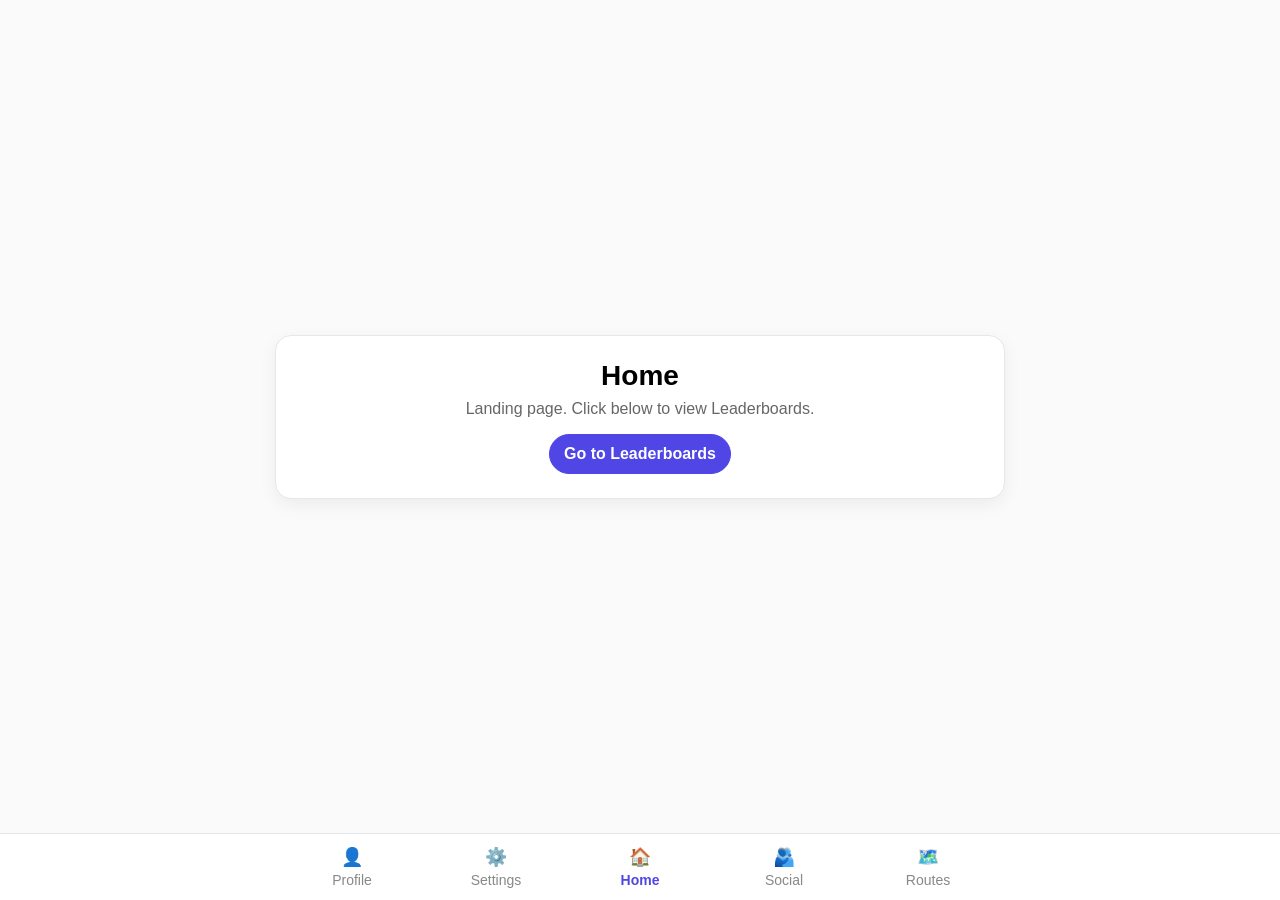
<file: DataDuel/index.html>
<!-- ======================= index.html (HOME) ======================= -->
<!DOCTYPE html>
<html lang="en">
<head>
  <meta charset="UTF-8" />
  <meta name="viewport" content="width=device-width, initial-scale=1" />
  <title>Home – DataDuels</title>
  <link rel="stylesheet" href="styles.css" />
</head>
<body>
  <main class="page">
    <section class="card">
      <h1>Home</h1>
      <p>Landing page. Click below to view Leaderboards.</p>
      <a class="btn primary" href="leaderboards.html">Go to Leaderboards</a>
    </section>
  </main>

  <!-- Bottom tabs: Profile, Settings, Home, Social, Routes -->
  <nav class="tabs" aria-label="Primary navigation">
    <div class="row">
      <a href="profile.html" aria-label="Profile"><div class="icon">👤</div><div>Profile</div></a>
      <a href="settings.html" aria-label="Settings"><div class="icon">⚙️</div><div>Settings</div></a>
      <a href="index.html" aria-label="Home" class="active"><div class="icon">🏠</div><div>Home</div></a>
      <a href="social.html" aria-label="Social"><div class="icon">🫂</div><div>Social</div></a>
      <a href="routes.html" aria-label="Routes"><div class="icon">🗺️</div><div>Routes</div></a>
    </div>
  </nav>

  <script src="script.js"></script>
</body>
</html>
</file>
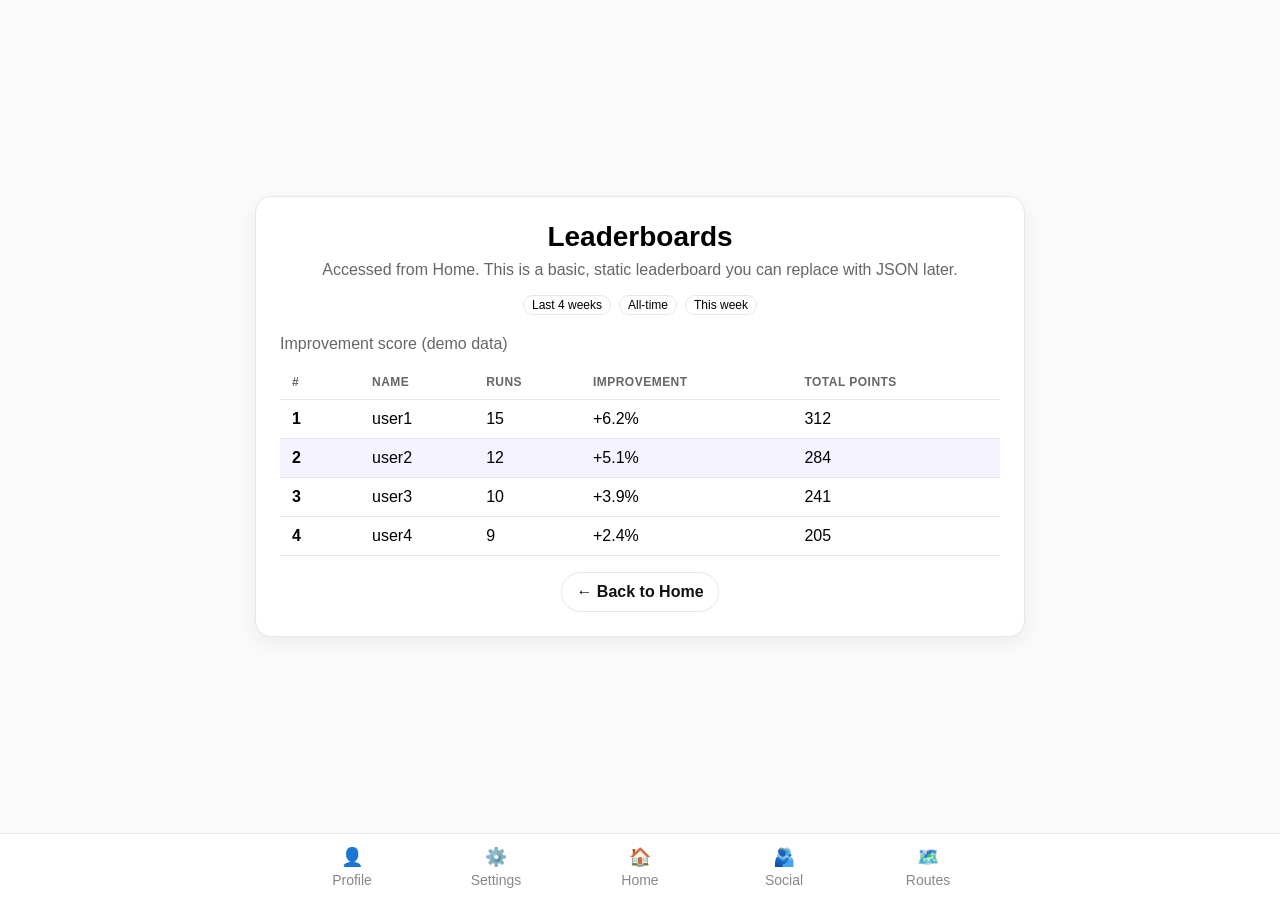
<file: DataDuel/leaderboards.html>
<!-- ======================= leaderboards.html ======================= -->
<!DOCTYPE html>
<html lang="en">
<head>
  <meta charset="UTF-8" />
  <meta name="viewport" content="width=device-width, initial-scale=1" />
  <title>Leaderboards – DataDuels</title>
  <link rel="stylesheet" href="styles.css" />
  <style>
    .lb { width: min(720px, 92%); margin: 0 auto; }
    .toolbar { display:flex; gap:8px; justify-content:center; margin-bottom:12px; }
    .lb-table { width: 100%; border-collapse: collapse; }
    .lb-table th, .lb-table td { padding: 10px 12px; border-bottom: 1px solid #e5e7eb; text-align: left; }
    .lb-table th { font-size: 12px; text-transform: uppercase; letter-spacing: .04em; color:#666; }
    .pos { width: 56px; text-align:center; font-weight:700; }
    .you { background: #f5f3ff; }
    .pill { display:inline-block; padding:2px 8px; border-radius:999px; border:1px solid #e5e7eb; font-size:12px; }
  </style>
</head>
<body>
  <main class="page">
    <section class="card lb" aria-label="Leaderboards">
      <h1>Leaderboards</h1>
      <p>Accessed from Home. This is a basic, static leaderboard you can replace with JSON later.</p>

      <div class="toolbar" role="group" aria-label="Leaderboard filters">
        <span class="pill" aria-current="true">Last 4 weeks</span>
        <span class="pill">All-time</span>
        <span class="pill">This week</span>
      </div>

      <table class="lb-table" aria-describedby="lb-caption">
        <caption id="lb-caption" style="text-align:left; color:#666; margin:8px 0 12px 0;">Improvement score (demo data)</caption>
        <thead>
          <tr>
            <th class="pos">#</th>
            <th>Name</th>
            <th>Runs</th>
            <th>Improvement</th>
            <th>Total Points</th>
          </tr>
        </thead>
        <tbody>
          <tr>
            <td class="pos">1</td>
            <td>user1</td>
            <td>15</td>
            <td>+6.2%</td>
            <td>312</td>
          </tr>
          <tr class="you">
            <td class="pos">2</td>
            <td>user2</td>
            <td>12</td>
            <td>+5.1%</td>
            <td>284</td>
          </tr>
          <tr>
            <td class="pos">3</td>
            <td>user3</td>
            <td>10</td>
            <td>+3.9%</td>
            <td>241</td>
          </tr>
          <tr>
            <td class="pos">4</td>
            <td>user4</td>
            <td>9</td>
            <td>+2.4%</td>
            <td>205</td>
          </tr>
        </tbody>
      </table>

      <div style="margin-top:16px;">
        <a class="btn" href="index.html">← Back to Home</a>
      </div>
    </section>
  </main>

  <!-- Bottom tabs shown for consistency, but Leaderboards is NOT a tab -->
  <nav class="tabs" aria-label="Primary navigation">
    <div class="row">
      <a href="profile.html" aria-label="Profile"><div class="icon">👤</div><div>Profile</div></a>
      <a href="settings.html" aria-label="Settings"><div class="icon">⚙️</div><div>Settings</div></a>
      <a href="index.html" aria-label="Home"><div class="icon">🏠</div><div>Home</div></a>
      <a href="social.html" aria-label="Social"><div class="icon">🫂</div><div>Social</div></a>
      <a href="routes.html" aria-label="Routes"><div class="icon">🗺️</div><div>Routes</div></a>
    </div>
  </nav>

  <script src="script.js"></script>
</body>
</html>
</file>
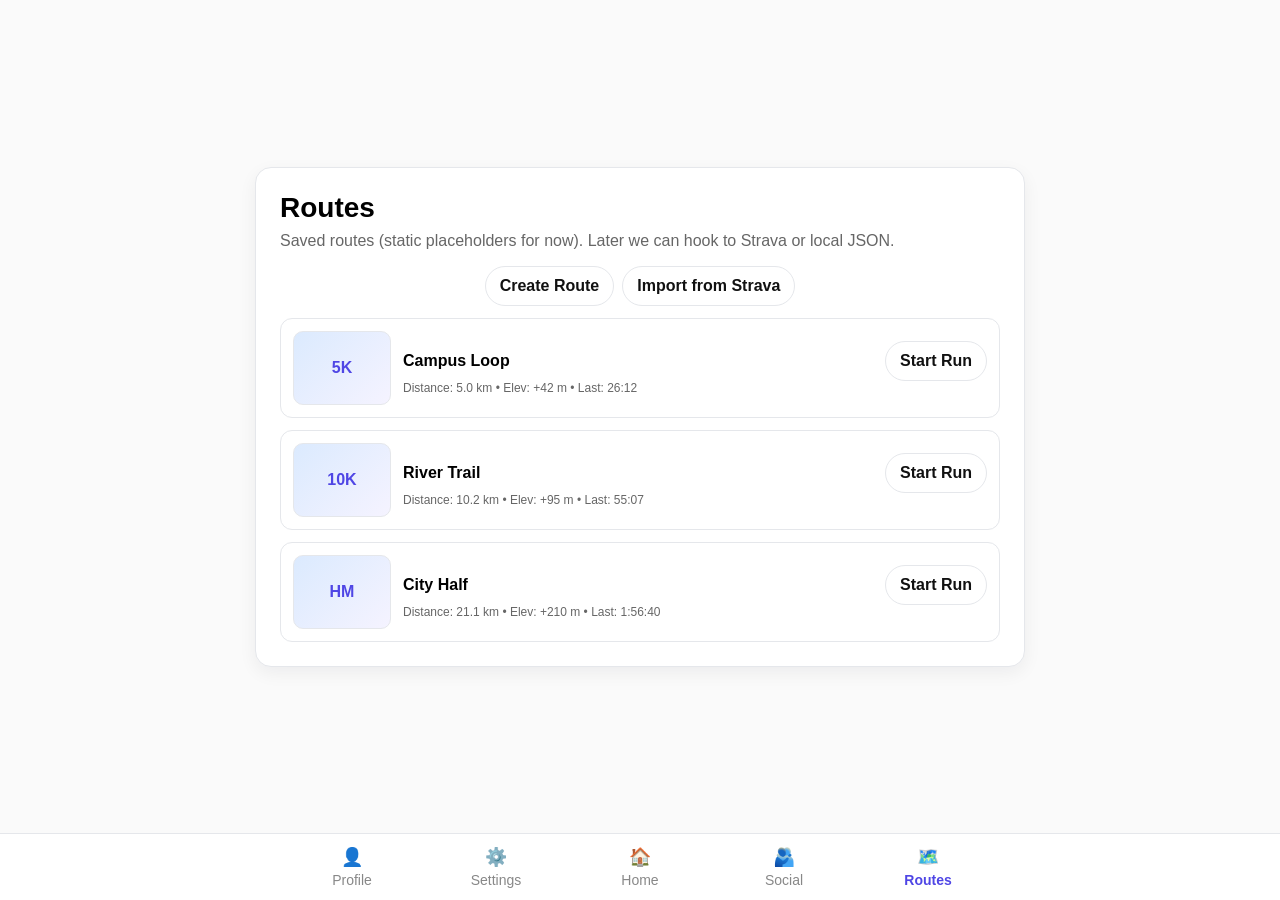
<file: DataDuel/routes.html>
<!-- ======================= routes.html ======================= -->
<!DOCTYPE html>
<html lang="en">
<head>
  <meta charset="UTF-8" />
  <meta name="viewport" content="width=device-width, initial-scale=1" />
  <title>Routes – DataDuels</title>
  <link rel="stylesheet" href="styles.css" />
  <style>
    .routes { width: min(720px, 92%); margin: 0 auto; text-align:left; }
    .toolbar { display:flex; gap:8px; justify-content:center; margin-bottom:12px; }
    .route { display:flex; gap:12px; align-items:center; padding:12px; border:1px solid #e5e7eb; border-radius:12px; background:#fff; }
    .route + .route { margin-top:12px; }
    .thumb { width:96px; height:72px; border-radius:10px; border:1px solid #e5e7eb; background: linear-gradient(135deg, #dbeafe, #f5f3ff); display:grid; place-items:center; color:#4f46e5; font-weight:700; }
    .meta { color:#666; font-size:12px; }
    .spaced { display:flex; justify-content:space-between; align-items:center; gap:12px; }
  </style>
</head>
<body>
  <main class="page">
    <section class="card routes" aria-label="Routes">
      <h1>Routes</h1>
      <p>Saved routes (static placeholders for now). Later we can hook to Strava or local JSON.</p>

      <div class="toolbar">
        <a class="btn" href="#" aria-disabled="true" onclick="return false;">Create Route</a>
        <a class="btn" href="#" aria-disabled="true" onclick="return false;">Import from Strava</a>
      </div>

      <div class="route">
        <div class="thumb">5K</div>
        <div style="flex:1;">
          <div class="spaced">
            <div style="font-weight:700;">Campus Loop</div>
            <a class="btn" href="#" aria-disabled="true" onclick="return false;">Start Run</a>
          </div>
          <div class="meta">Distance: 5.0 km • Elev: +42 m • Last: 26:12</div>
        </div>
      </div>

      <div class="route">
        <div class="thumb">10K</div>
        <div style="flex:1;">
          <div class="spaced">
            <div style="font-weight:700;">River Trail</div>
            <a class="btn" href="#" aria-disabled="true" onclick="return false;">Start Run</a>
          </div>
          <div class="meta">Distance: 10.2 km • Elev: +95 m • Last: 55:07</div>
        </div>
      </div>

      <div class="route">
        <div class="thumb">HM</div>
        <div style="flex:1;">
          <div class="spaced">
            <div style="font-weight:700;">City Half</div>
            <a class="btn" href="#" aria-disabled="true" onclick="return false;">Start Run</a>
          </div>
          <div class="meta">Distance: 21.1 km • Elev: +210 m • Last: 1:56:40</div>
        </div>
      </div>

    </section>
  </main>

  <!-- Bottom tabs: Profile, Settings, Home, Social, Routes -->
  <nav class="tabs" aria-label="Primary navigation">
    <div class="row">
      <a href="profile.html" aria-label="Profile"><div class="icon">👤</div><div>Profile</div></a>
      <a href="settings.html" aria-label="Settings"><div class="icon">⚙️</div><div>Settings</div></a>
      <a href="index.html" aria-label="Home"><div class="icon">🏠</div><div>Home</div></a>
      <a href="social.html" aria-label="Social"><div class="icon">🫂</div><div>Social</div></a>
      <a href="routes.html" aria-label="Routes" class="active"><div class="icon">🗺️</div><div>Routes</div></a>
    </div>
  </nav>

  <script src="script.js"></script>
</body>
</html>
</file>
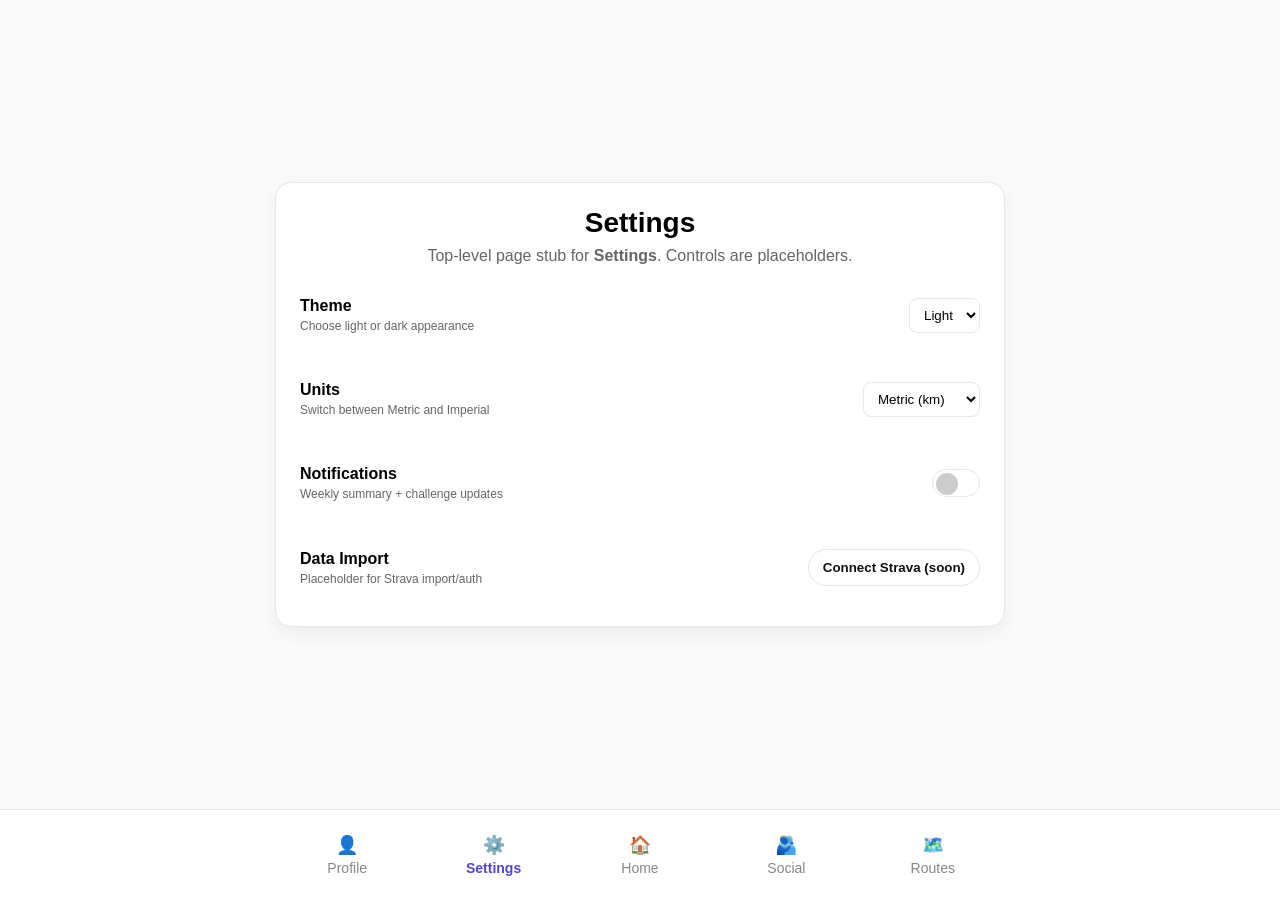
<file: DataDuel/settings.html>
<!-- ======================= settings.html ======================= -->
<!DOCTYPE html>
<html lang="en">
<head>
  <meta charset="UTF-8" />
  <meta name="viewport" content="width=device-width, initial-scale=1" />
  <title>Settings – DataDuels</title>
  <link rel="stylesheet" href="styles.css" />
  <style>
    .settings { text-align:left; display:grid; gap:16px; }
    .row { display:flex; align-items:center; justify-content:space-between; gap:12px; padding:12px 0; border-bottom:1px solid #e5e7eb; }
    .row:last-child { border-bottom:none; }
    .row label { font-weight:600; }
    .hint { color:#666; font-size:12px; margin-top:4px; }
    .group { padding:4px 0; }
    .switch { width:48px; height:28px; border-radius:999px; border:1px solid #e5e7eb; position:relative; background:#fff; cursor:pointer; }
    .switch::after { content:""; position:absolute; top:3px; left:3px; width:22px; height:22px; border-radius:50%; background:#ccc; transition:transform .2s ease; }
    .switch[aria-checked="true"] { background:#4f46e5; border-color:#4f46e5; }
    .switch[aria-checked="true"]::after { background:#fff; transform:translateX(20px); }
    .inline { display:flex; align-items:center; gap:8px; }
    select, button { padding:8px 10px; border:1px solid #e5e7eb; border-radius:8px; background:#fff; }
  </style>
</head>
<body>
  <main class="page">
    <section class="card" aria-label="Settings">
      <h1>Settings</h1>
      <p>Top-level page stub for <strong>Settings</strong>. Controls are placeholders.</p>

      <div class="settings" role="form" aria-label="Settings form">
        <div class="group">
          <div class="row">
            <div>
              <label for="theme">Theme</label>
              <div class="hint">Choose light or dark appearance</div>
            </div>
            <div class="inline">
              <select id="theme" name="theme">
                <option value="light" selected>Light</option>
                <option value="dark">Dark</option>
              </select>
            </div>
          </div>
        </div>

        <div class="group">
          <div class="row">
            <div>
              <label for="units">Units</label>
              <div class="hint">Switch between Metric and Imperial</div>
            </div>
            <div class="inline">
              <select id="units" name="units">
                <option value="metric" selected>Metric (km)</option>
                <option value="imperial">Imperial (mi)</option>
              </select>
            </div>
          </div>
        </div>

        <div class="group">
          <div class="row">
            <div>
              <label>Notifications</label>
              <div class="hint">Weekly summary + challenge updates</div>
            </div>
            <button id="notif" class="switch" role="switch" aria-checked="false" aria-label="Toggle notifications"></button>
          </div>
        </div>

        <div class="group">
          <div class="row">
            <div>
              <label>Data Import</label>
              <div class="hint">Placeholder for Strava import/auth</div>
            </div>
            <button class="btn" disabled aria-disabled="true">Connect Strava (soon)</button>
          </div>
        </div>
      </div>
    </section>
  </main>

  <!-- Bottom tabs: Profile, Settings, Home, Social, Routes -->
  <nav class="tabs" aria-label="Primary navigation">
    <div class="row">
      <a href="profile.html" aria-label="Profile"><div class="icon">👤</div><div>Profile</div></a>
      <a href="settings.html" aria-label="Settings" class="active"><div class="icon">⚙️</div><div>Settings</div></a>
      <a href="index.html" aria-label="Home"><div class="icon">🏠</div><div>Home</div></a>
      <a href="social.html" aria-label="Social"><div class="icon">🫂</div><div>Social</div></a>
      <a href="routes.html" aria-label="Routes"><div class="icon">🗺️</div><div>Routes</div></a>
    </div>
  </nav>

  <script src="script.js"></script>
  <script>
    // Tiny demo behavior for the fake switch.
    const sw = document.getElementById('notif');
    sw?.addEventListener('click', () => {
      const on = sw.getAttribute('aria-checked') === 'true';
      sw.setAttribute('aria-checked', String(!on));
    });
  </script>
</body>
</html>
</file>
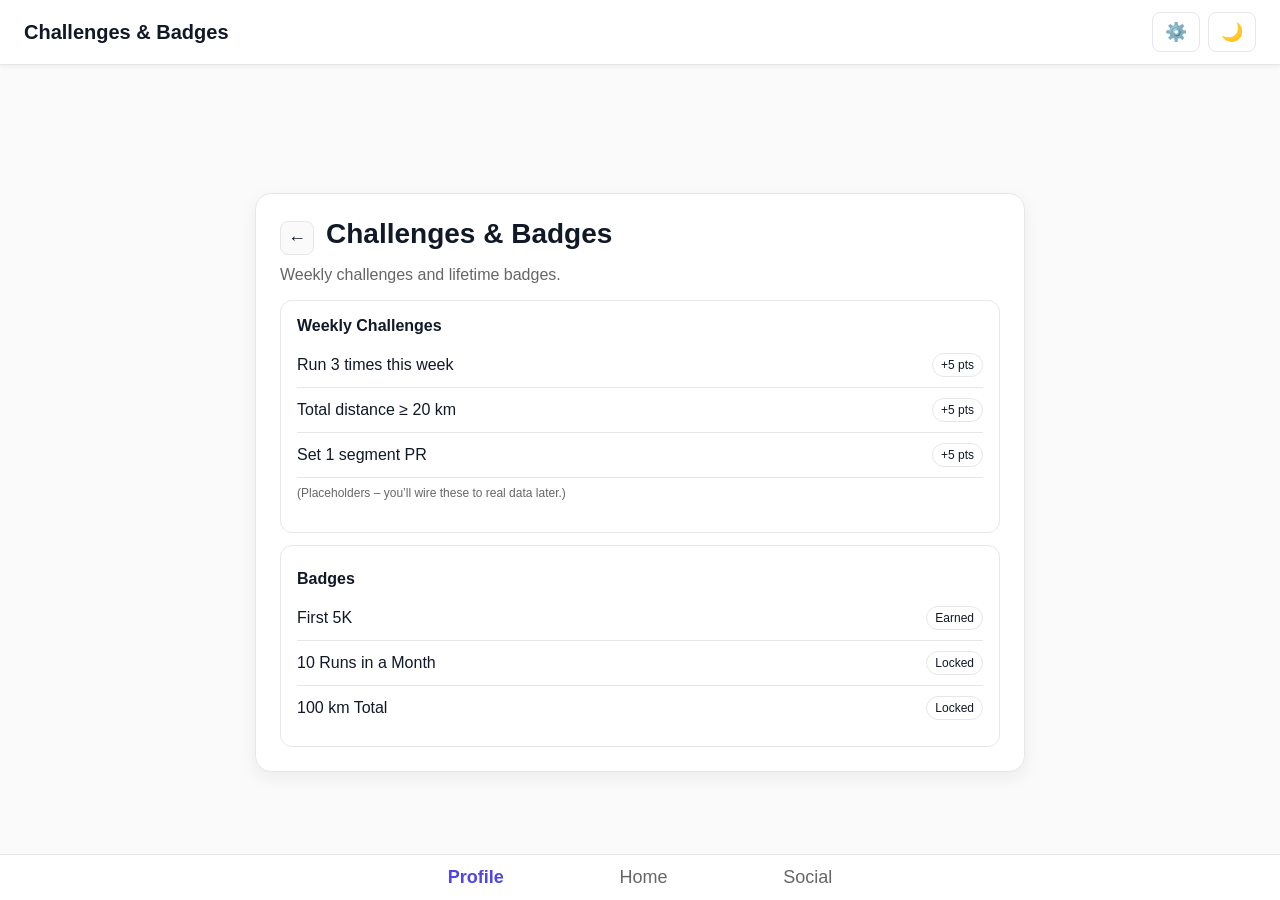
<file: DataDuel/frontend/profile-challenges.html>
<!-- ======================= profile-challenges.html ======================= -->
<!DOCTYPE html>
<html lang="en">
<head>
  <meta charset="UTF-8" />
  <meta name="viewport" content="width=device-width, initial-scale=1" />
  <title>Challenges & Badges – DataDuels</title>
  <link rel="stylesheet" href="styles.css" />
  <style>
  .wrap {
    width: min(720px, 92%);
    margin: 0 auto;
    text-align: left;
  }

  /* use theme colors instead of hard-coded #fff / #e5e7eb */
  .section {
    background: var(--panel);
    border: 1px solid var(--border);
    border-radius: 12px;
    padding: 16px;
  }

  .section + .section { margin-top: 12px; }

  .item {
    display: flex;
    justify-content: space-between;
    align-items: center;
    gap: 12px;
    padding: 10px 0;
    border-bottom: 1px solid var(--border);
  }

  .item:last-child { border-bottom: none; }

  .badge {
    display: inline-block;
    padding: 4px 8px;
    border-radius: 999px;
    border: 1px solid var(--border);
    font-size: 12px;
    background: transparent;
    color: var(--ink);
  }
  </style>
</head>
<body>
  <main class="page">
    <section class="card wrap" aria-label="Challenges and Badges">
      <div class="page-title-with-back">
        <a href="profile.html" class="back-button" aria-label="Back to Profile">
          <span style="font-size: 18px;">←</span>
        </a>
        <h1>Challenges & Badges</h1>
      </div>
      <p>Weekly challenges and lifetime badges.</p>

      <div class="section" aria-label="Weekly Challenges">
        <h2 style="font-size:16px; margin:0 0 8px;">Weekly Challenges</h2>
        <div class="item"><div>Run 3 times this week</div><div class="badge">+5 pts</div></div>
        <div class="item"><div>Total distance ≥ 20 km</div><div class="badge">+5 pts</div></div>
        <div class="item"><div>Set 1 segment PR</div><div class="badge">+5 pts</div></div>
        <p style="color:#666; font-size:12px; margin-top:8px;">(Placeholders – you’ll wire these to real data later.)</p>
      </div>

      <div class="section" aria-label="Badges">
        <h2 style="font-size:16px; margin:8px 0;">Badges</h2>
        <div class="item"><div>First 5K</div><div class="badge">Earned</div></div>
        <div class="item"><div>10 Runs in a Month</div><div class="badge">Locked</div></div>
        <div class="item"><div>100 km Total</div><div class="badge">Locked</div></div>
      </div>

    </section>
  </main>

  <nav class="tabs" aria-label="Primary navigation">
    <div class="row">
      <a href="profile.html" aria-label="Profile" class="active"><div class="icon">Profile</div></a>
      <a href="index.html" aria-label="Home"><div class="icon">Home</div></a>
      <a href="social.html" aria-label="Social"><div class="icon">Social</div></a>
    </div>
  </nav>

  <script src="script.js"></script>
</body>
</html>
</file>
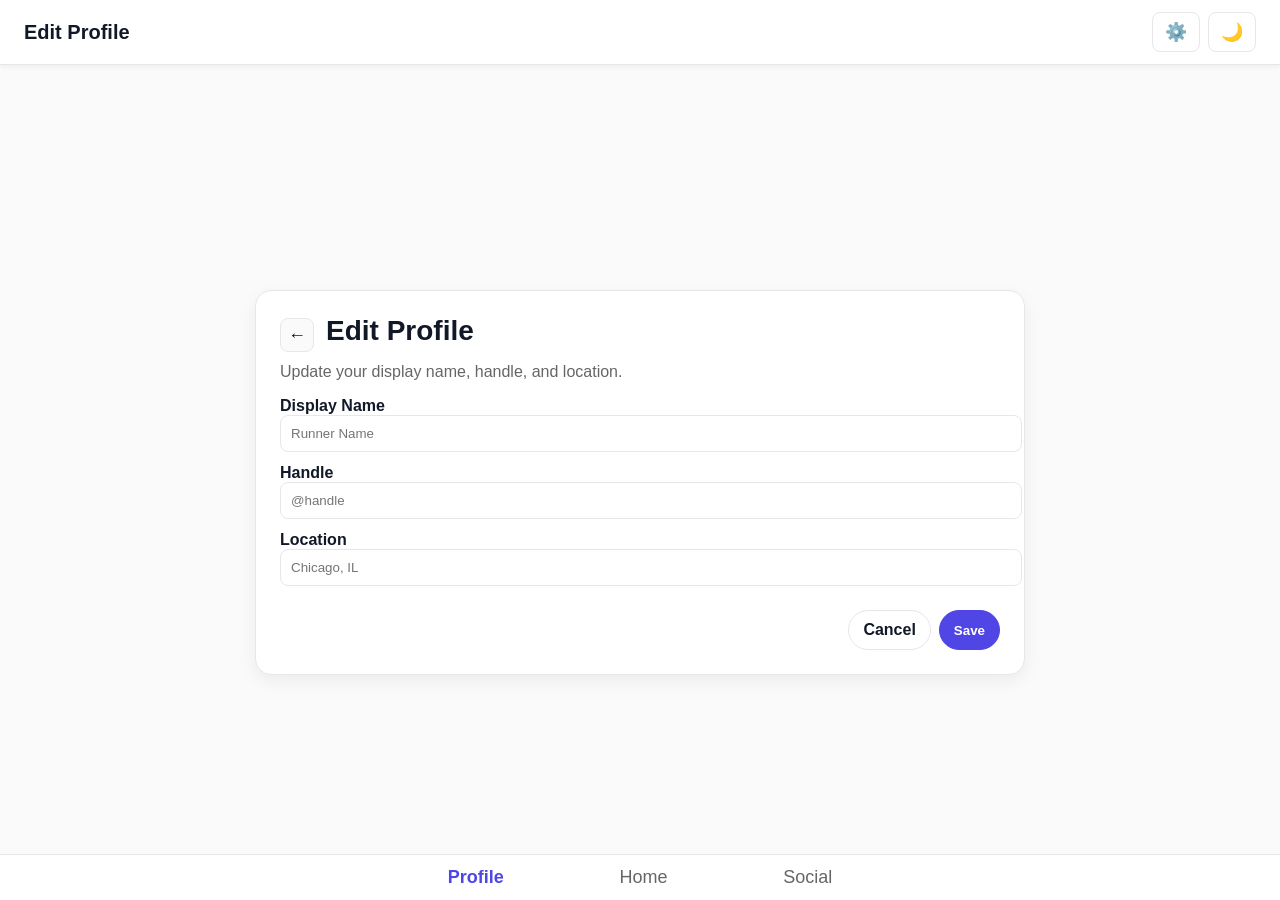
<file: DataDuel/frontend/profile-edit.html>
<!-- ======================= profile-edit.html ======================= -->
<!DOCTYPE html>
<html lang="en">
<head>
  <meta charset="UTF-8" />
  <meta name="viewport" content="width=device-width, initial-scale=1" />
  <title>Edit Profile – DataDuels</title>
  <link rel="stylesheet" href="styles.css" />
  <style>
    .wrap { width: min(720px, 92%); margin: 0 auto; text-align:left; }
    form { display:grid; gap:12px; margin-top:12px; }
    label { font-weight:600; }
    input, textarea, select {
      width:100%;
      padding:10px;
      border:1px solid #e5e7eb;
      border-radius:8px;
    }
    .actions { display:flex; gap:8px; justify-content:flex-end; margin-top:12px; }
  </style>
</head>
<body>
  <main class="page">
    <section class="card wrap" aria-label="Edit Profile">
      <div class="page-title-with-back">
        <a href="profile.html" class="back-button" aria-label="Back to Profile">
          <span style="font-size: 18px;">←</span>
        </a>
        <h1>Edit Profile</h1>
      </div>
      <p>Update your display name, handle, and location.</p>

      <form id="editProfileForm">
        <div>
          <label for="name">Display Name</label>
          <input type="text" id="name" name="name" placeholder="Runner Name" required />
        </div>

        <div>
          <label for="handle">Handle</label>
          <input type="text" id="handle" name="handle" placeholder="@handle" required />
        </div>

        <div>
          <label for="location">Location</label>
          <input type="text" id="location" name="location" placeholder="Chicago, IL" />
        </div>

        <div class="actions">
          <a class="btn" href="profile.html">Cancel</a>
          <button type="submit" class="btn primary">Save</button>
        </div>
      </form>
    </section>
  </main>

  <nav class="tabs" aria-label="Primary navigation">
    <div class="row">
      <a href="profile.html" aria-label="Profile" class="active"><div class="icon">Profile</div></a>
      <a href="index.html" aria-label="Home"><div class="icon">Home</div></a>
      <a href="social.html" aria-label="Social"><div class="icon">Social</div></a>
    </div>
  </nav>

  <script src="script.js"></script>
  <script>
    // Placeholder: In the future, you’ll load and save data from backend or localStorage
    const form = document.getElementById('editProfileForm');
    form.addEventListener('submit', (e) => {
      e.preventDefault();
      alert('Profile saved! (Demo only)');
      window.location.href = 'profile.html';
    });
  </script>
</body>
</html>
</file>
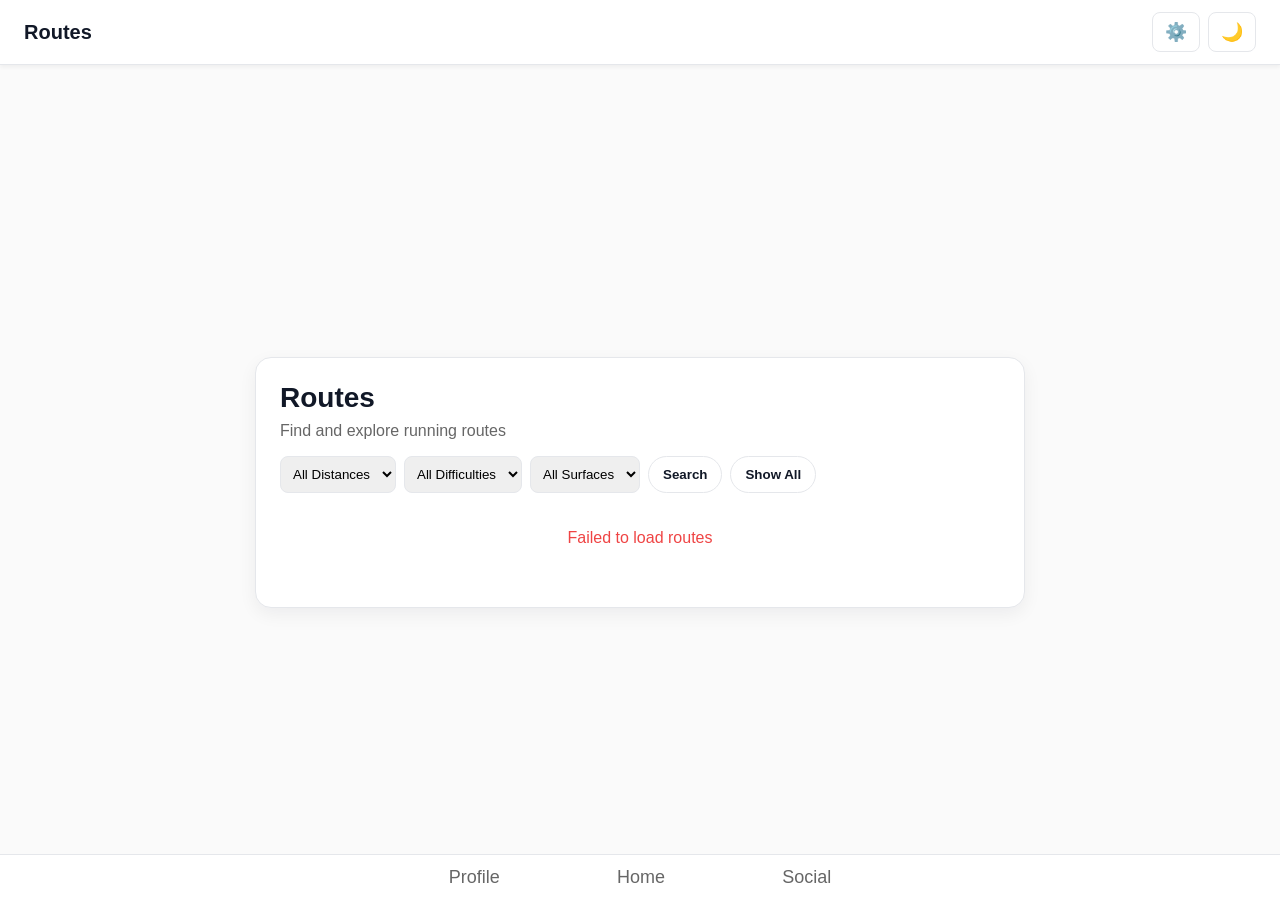
<file: DataDuel/frontend/routes.html>
<!-- ======================= routes.html ======================= -->
<!DOCTYPE html>
<html lang="en">
<head>
  <meta charset="UTF-8" />
  <meta name="viewport" content="width=device-width, initial-scale=1" />
  <title>Routes – DataDuels</title>
  <link rel="stylesheet" href="styles.css" />
  <style>
    .routes { width: min(720px, 92%); margin: 0 auto; text-align:left; }
    .toolbar { display:flex; gap:8px; justify-content:center; margin-bottom:16px; flex-wrap:wrap; }
    .filters { display:flex; gap:8px; margin-bottom:16px; flex-wrap:wrap; }
    .filters select, .filters input { padding:8px; border:1px solid #e5e7eb; border-radius:8px; }
    .route { display:flex; gap:12px; align-items:center; padding:12px; border:1px solid #e5e7eb; border-radius:12px; background:#fff; }
    .route + .route { margin-top:12px; }
    .thumb { width:96px; height:72px; border-radius:10px; border:1px solid #e5e7eb; background: linear-gradient(135deg, #dbeafe, #f5f3ff); display:grid; place-items:center; color:#4f46e5; font-weight:700; font-size:14px; }
    .meta { color:#666; font-size:12px; }
    .spaced { display:flex; justify-content:space-between; align-items:center; gap:12px; }
    .route-name { font-weight:700; }
    .difficulty-easy { color:#10b981; }
    .difficulty-moderate { color:#f59e0b; }
    .difficulty-hard { color:#ef4444; }
  </style>
</head>
<body>
  <main class="page">
    <section class="card routes" aria-label="Routes">
      <h1>Routes</h1>
      <p>Find and explore running routes</p>

      <div class="filters">
        <select id="distanceFilter">
          <option value="">All Distances</option>
          <option value="5">~5 km</option>
          <option value="8">~8 km</option>
          <option value="10">~10 km</option>
        </select>
        
        <select id="difficultyFilter">
          <option value="">All Difficulties</option>
          <option value="easy">Easy</option>
          <option value="moderate">Moderate</option>
          <option value="hard">Hard</option>
        </select>
        
        <select id="surfaceFilter">
          <option value="">All Surfaces</option>
          <option value="paved">Paved</option>
          <option value="trail">Trail</option>
          <option value="mixed">Mixed</option>
        </select>
        
        <button id="searchBtn" class="btn">Search</button>
        <button id="clearBtn" class="btn">Show All</button>
      </div>

      <div id="loading" style="text-align:center; padding:20px;">
        <p>Loading routes...</p>
      </div>

      <div id="routesList" style="display:none;">
        <!-- Routes populated by JavaScript -->
      </div>

      <div id="noRoutes" style="display:none; text-align:center; padding:20px; color:#666;">
        <p>No routes found matching your criteria</p>
      </div>
    </section>
  </main>

  <nav class="tabs" aria-label="Primary navigation">
    <div class="row">
      <a href="profile.html" aria-label="Profile"><div class="icon">Profile</div></a>
      <a href="index.html" aria-label="Home"><div class="icon">Home</div></a>
      <a href="social.html" aria-label="Social"><div class="icon">Social</div></a>
    </div>
  </nav>

  <script type="module" src="api.js"></script>
  <script src="script.js"></script>
  <script>
    let currentRoutes = [];

    function getDifficultyClass(difficulty) {
      return `difficulty-${difficulty}`;
    }

    function renderRoutes(routes) {
      const container = document.getElementById('routesList');
      const loading = document.getElementById('loading');
      const noRoutes = document.getElementById('noRoutes');
      
      loading.style.display = 'none';
      
      if (!routes || routes.length === 0) {
        container.style.display = 'none';
        noRoutes.style.display = 'block';
        return;
      }
      
      noRoutes.style.display = 'none';
      container.style.display = 'block';
      container.innerHTML = '';
      
      routes.forEach(route => {
        const routeEl = document.createElement('div');
        routeEl.className = 'route';
        
        const distLabel = route.distance_km < 7 ? 
          Math.round(route.distance_km) + 'K' : 
          Math.round(route.distance_km) + 'K';
        
        routeEl.innerHTML = `
          <div class="thumb">${distLabel}</div>
          <div style="flex:1;">
            <div class="spaced">
              <div>
                <div class="route-name">${route.name}</div>
                <div class="meta">${route.description}</div>
              </div>
            </div>
            <div class="meta" style="margin-top:6px;">
              ${route.distance_km} km (${route.distance_miles} mi) • 
              Elev: +${route.elevation_gain}m • 
              <span class="${getDifficultyClass(route.difficulty)}">${route.difficulty}</span> • 
              ${route.surface} • 
              ~${route.estimated_time_min} min
            </div>
          </div>
        `;
        
        container.appendChild(routeEl);
      });
    }

    async function loadAllRoutes() {
      try {
        const data = await api.getAllRoutes();
        currentRoutes = data.routes;
        renderRoutes(currentRoutes);
      } catch (error) {
        console.error('Failed to load routes:', error);
        document.getElementById('loading').innerHTML = '<p style="color:#ef4444;">Failed to load routes</p>';
      }
    }

    async function searchRoutes() {
      const distance = document.getElementById('distanceFilter').value;
      const difficulty = document.getElementById('difficultyFilter').value;
      const surface = document.getElementById('surfaceFilter').value;
      
      try {
        document.getElementById('loading').style.display = 'block';
        document.getElementById('routesList').style.display = 'none';
        
        const data = await api.searchRoutes(
          distance ? parseFloat(distance) : null,
          difficulty || null,
          surface || null
        );
        
        currentRoutes = data.routes;
        renderRoutes(currentRoutes);
      } catch (error) {
        console.error('Search failed:', error);
        document.getElementById('loading').innerHTML = '<p style="color:#ef4444;">Search failed</p>';
      }
    }

    function clearFilters() {
      document.getElementById('distanceFilter').value = '';
      document.getElementById('difficultyFilter').value = '';
      document.getElementById('surfaceFilter').value = '';
      loadAllRoutes();
    }

    document.getElementById('searchBtn').addEventListener('click', searchRoutes);
    document.getElementById('clearBtn').addEventListener('click', clearFilters);

    loadAllRoutes();
  </script>
</body>
</html>
</file>
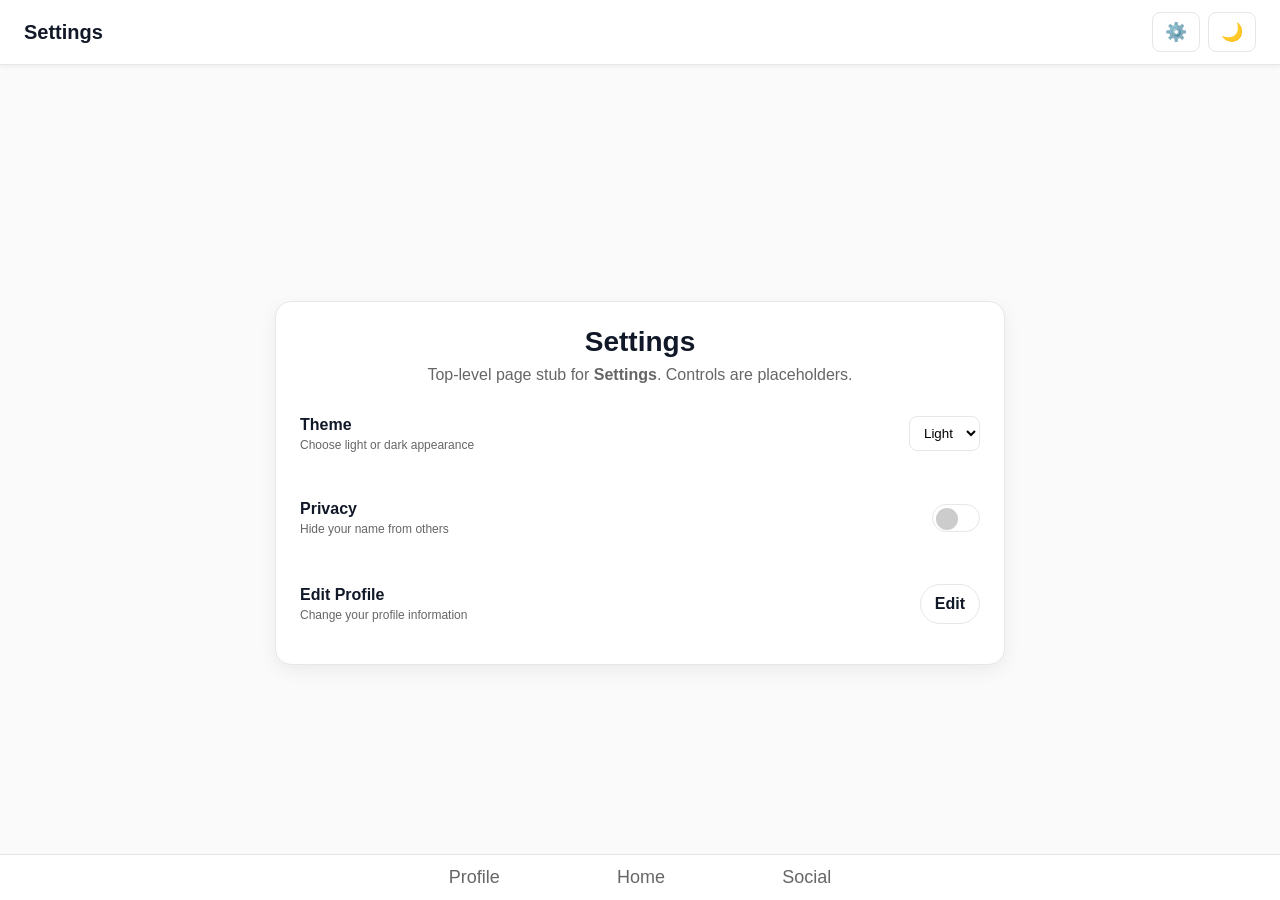
<file: DataDuel/frontend/settings.html>
<!-- ======================= settings.html ======================= -->
<!DOCTYPE html>
<html lang="en">
<head>
  <meta charset="UTF-8" />
  <meta name="viewport" content="width=device-width, initial-scale=1" />
  <title>Settings – DataDuels</title>
  <link rel="stylesheet" href="styles.css" />
  <style>
    .settings { text-align:left; display:grid; gap:16px; }
    .row { display:flex; align-items:center; justify-content:space-between; gap:12px; padding:12px 0; border-bottom:1px solid #e5e7eb; }
    .row:last-child { border-bottom:none; }
    .row label { font-weight:600; }
    .hint { color:#666; font-size:12px; margin-top:4px; }
    .group { padding:4px 0; }
    .switch { width:48px; height:28px; border-radius:999px; border:1px solid #e5e7eb; position:relative; background:#fff; cursor:pointer; }
    .switch::after { content:""; position:absolute; top:3px; left:3px; width:22px; height:22px; border-radius:50%; background:#ccc; transition:transform .2s ease; }
    .switch[aria-checked="true"] { background:#4f46e5; border-color:#4f46e5; }
    .switch[aria-checked="true"]::after { background:#fff; transform:translateX(20px); }
    .inline { display:flex; align-items:center; gap:8px; }
    select, button { padding:8px 10px; border:1px solid #e5e7eb; border-radius:8px; background:#fff; }
  </style>
</head>
<body>
  <main class="page">
    <section class="card" aria-label="Settings">
      <h1>Settings</h1>
      <p>Top-level page stub for <strong>Settings</strong>. Controls are placeholders.</p>

      <div class="settings" role="form" aria-label="Settings form">
        <div class="group">
          <div class="row">
            <div>
              <label for="theme">Theme</label>
              <div class="hint">Choose light or dark appearance</div>
            </div>
            <div class="inline">
              <select id="theme" name="theme">
                <option value="light" selected>Light</option>
                <option value="dark">Dark</option>
              </select>
            </div>
          </div>
        </div>

        <div class="group">
          <div class="row">
            <div>
              <label for="privacy">Privacy</label>
              <div class="hint">Hide your name from others</div>
            </div>
            <button id="privacy" class="switch" role="switch" aria-checked="false" aria-label="Toggle privacy setting"></button>
          </div>
        </div>

        <div class="group">
          <div class="row">
            <div>
              <label>Edit Profile</label>
              <div class="hint">Change your profile information</div>
            </div>
            <a class="btn" href="profile-edit.html">Edit</a>
          </div>
        </div>

      </div>
    </section>
  </main>

  <nav class="tabs" aria-label="Primary navigation">
    <div class="row">
      <a href="profile.html" aria-label="Profile"><div class="icon">Profile</div></a>
      <a href="index.html" aria-label="Home"><div class="icon">Home</div></a>
      <a href="social.html" aria-label="Social"><div class="icon">Social</div></a>
    </div>
  </nav>

  <script src="script.js"></script>
  <script>
    // Tiny demo behavior for the fake switch.
    const sw = document.getElementById('privacy');
    sw?.addEventListener('click', () => {
      const on = sw.getAttribute('aria-checked') === 'true';
      sw.setAttribute('aria-checked', String(!on));
    });
  </script>
</body>
</html>
</file>
<file: DataDuel/styles.css>
/* Minimal styles shared across pages */
body { font-family: Arial, sans-serif; background: #fafafa; margin: 0; display: flex; flex-direction: column; min-height: 100vh; }
main.page { flex: 1; padding: 32px; display: grid; place-items: center; text-align: center; }
.card { background: #fff; border: 1px solid #e5e7eb; border-radius: 16px; padding: 24px; width: min(680px, 92%); box-shadow: 0 6px 18px rgba(17,24,39,.06); }
h1 { margin: 0 0 8px; font-size: 28px; }
p { margin: 0 0 16px; color: #666; }
.btn { display: inline-block; padding: 10px 14px; border-radius: 999px; text-decoration: none; border: 1px solid #e5e7eb; background: #fff; color: #111; font-weight: 600; }
.btn.primary { background: #4f46e5; color: #fff; border-color: #4f46e5; }
nav.tabs { position: sticky; bottom: 0; background: #fff; border-top: 1px solid #e5e7eb; }
nav.tabs .row { display: grid; grid-template-columns: repeat(5, 1fr); max-width: 720px; margin: 0 auto; }
nav.tabs a { display: grid; place-items: center; gap: 4px; padding: 12px 0; text-decoration: none; color: #888; font-size: 14px; }
nav.tabs a.active { color: #4f46e5; font-weight: 700; }
.icon { font-size: 18px; }

/* Focus visibility for keyboard users */
:focus-visible { outline: 2px solid #4f46e5; outline-offset: 2px; border-radius: 8px; }
</file>
<file: DataDuel/frontend/styles.css>
/* =========================
   THEME TOKENS
   ========================= */
:root {
  --bg: #fafafa;
  --panel: #ffffff;
  --ink: #111827;    /* main text */
  --muted: #666666;  /* secondary text */
  --border: #e5e7eb;
  --brand: #4f46e5;
  --shadow: 0 6px 18px rgba(17,24,39,.06);
}

:root[data-theme="dark"] {
  --bg: #0b0f17;
  --panel: #111827;
  --ink: #f3f4f6;     /* brighter for titles/text in dark */
  --muted: #a1a1aa;   /* readable secondary on dark */
  --border: #2a2f3d;
  --brand: #8b9dff;
  --shadow: 0 6px 18px rgba(0,0,0,.45);
}

/* Optional: smooth theme transition (respects reduced motion) */
* { transition: color .15s linear, background-color .15s linear, border-color .15s linear; }
@media (prefers-reduced-motion: reduce) { * { transition: none !important; } }

/* =========================
   BASE LAYOUT
   ========================= */
body {
  font-family: Arial, sans-serif;
  background: var(--bg);
  color: var(--ink);
  margin: 0;
  display: flex;
  flex-direction: column;
  min-height: 100vh;
}

main.page {
  flex: 1;
  padding: 32px;
  display: grid;
  place-items: center;
  text-align: center;
}

.card {
  background: var(--panel);
  border: 1px solid var(--border);
  border-radius: 16px;
  padding: 24px;
  width: min(680px, 92%);
  box-shadow: var(--shadow);
}

/* =========================
   TYPOGRAPHY
   ========================= */
h1 {
  margin: 0 0 8px;
  font-size: 28px;
  color: var(--ink);  /* ensure titles adapt to theme */
}

h2, h3, h4, h5, h6 { color: var(--ink); }

p {
  margin: 0 0 16px;
  color: var(--muted);
}

/* =========================
   BUTTONS
   ========================= */
.btn {
  display: inline-block;
  padding: 10px 14px;
  border-radius: 999px;
  text-decoration: none;
  border: 1px solid var(--border);
  background: var(--panel);
  color: var(--ink);
  font-weight: 600;
}

.btn.primary {
  background: var(--brand);
  color: #fff;
  border-color: var(--brand);
}

/* Dark-specific lift for neutral buttons (better contrast) */
[data-theme="dark"] .btn {
  background: #1d2330;
  border-color: var(--border);
  color: var(--ink);
}

/* =========================
   TABS (BOTTOM NAV)
   ========================= */
   nav.tabs {
    position: fixed; 
    bottom: 0;
    left: 0;         
    width: 100%;      
    z-index: 1000;    
    
    background: var(--panel);
    border-top: 1px solid var(--border);
 
    display: flex;   
    justify-content: center; 
  }

  nav.tabs .row {
    /* This wrapper holds the tabs */
    display: flex;
    
    max-width: 500px;
    width: 100%;     
    
    /* Distribute space evenly among the tabs */
    justify-content: space-around; 
    align-items: center;
    
    margin: 0; 
    gap: 0;   
    padding: 0; 
  }

nav.tabs a {
  display: flex;
  flex-direction: column;
  align-items: center;
  gap: 4px;
  padding: 12px 0;
  text-decoration: none;
  color: var(--muted);
  font-size: 14px;
}

nav.tabs a.active {
  color: var(--brand);
  font-weight: 700;
}

.icon { font-size: 18px; }

/* =========================
   DIALOGS & FORMS
   ========================= */
dialog {
  border: none;
  border-radius: 12px;
  width: min(480px, 92%);
  box-shadow: 0 10px 30px rgba(0,0,0,.15);
  background: var(--panel);
  color: var(--ink);
}

dialog::backdrop { background: rgba(0,0,0,.35); }

.form { display: grid; gap: 10px; }
.form label { font-weight: 600; }

.form input,
.form textarea,
.form select {
  width: 100%;
  padding: 10px;
  border: 1px solid var(--border);
  border-radius: 8px;
  background: var(--panel);
  color: var(--ink);
}

.row-actions { display: flex; gap: 8px; }
.inline { display: flex; align-items: center; gap: 8px; }
.hint.meta { color: var(--muted); font-size: 12px; }
.section-title { font-size: 16px; margin: 16px 0 8px; }

/* =========================
   DARK THEME TUNING
   ========================= */

/* Make panel headings and list titles dimmer in dark mode for readability */
[data-theme="dark"] .route div[style*="font-weight:700"],
[data-theme="dark"] .leaderboard .name,
[data-theme="dark"] .leaderboard td:first-child {
  color: #d1d5db !important; /* soft neutral, not blinding white */
}

/* Optional: tweak meta text for better contrast */
[data-theme="dark"] .meta2 {
  color: #020406;
}

/* Optional: soften contrast on bright route thumb labels */
[data-theme="dark"] .thumb {
  background: linear-gradient(135deg, #1e293b, #374151);
  color: #c7d2fe; /* pale lavender-blue */
}

/* =========================
   FIX: Leaderboard highlight legibility
   ========================= */

/* Make sure leaderboard text is readable */
.leaderboard th,
.leaderboard td {
  color: var(--ink);
  border-color: var(--border);
}

/* Highlight row for "You" (2nd row or .you class) */
.lb-table tr.you,
.leaderboard tr.you {
  background-color: rgba(79, 70, 229, 0.1) !important;  /* brand color with transparency */
  border-left: 3px solid var(--brand);
}

/* Dark theme version */
[data-theme="dark"] .lb-table tr.you,
[data-theme="dark"] .leaderboard tr.you {
  background-color: rgba(139, 157, 255, 0.15) !important;
  border-left-color: var(--brand);
}

/* Ensure text inside cells stays readable */
.lb-table tr.you td,
.leaderboard tr.you td {
  color: var(--ink) !important;
}


/* ========== Routes ========== */
.route-name { font-weight: 700; color: var(--ink); }
/* A touch darker than pure white in dark mode for easier reading */
[data-theme="dark"] .route-name { color: #0a0b10 !important; }

/* Meta stays clearly secondary in dark mode */
[data-theme="dark"] .meta { color: #e8eaed; }


/* =========================
   HEADER WITH THEME TOGGLE
   ========================= */

.header h1 {
  font-size: 20px;
  margin: 0;
  font-weight: 700;
  text-align: left;
}

.header {
  position: sticky;
  top: 0;
  z-index: 100;
  background: var(--panel);
  border-bottom: 1px solid var(--border);
  padding: 12px 24px;
  display: flex;
  justify-content: space-between;
  align-items: center;
  box-shadow: 0 2px 4px rgba(0,0,0,0.05);
}

.back-button {
  display: inline-flex;
  align-items: center;
  justify-content: center;
  width: 32px;
  height: 32px;
  border-radius: 8px;
  border: 1px solid var(--border);
  background: var(--bg);
  color: var(--ink);
  text-decoration: none;
  transition: all 0.2s ease;
  margin-right: 12px;
  vertical-align: middle;
}

.back-button:hover {
  background: var(--brand);
  color: white;
  border-color: var(--brand);
  transform: translateX(-2px);
}

.page-title-with-back {
  display: flex;
  align-items: center;
  gap: 0;
  margin: 0 0 8px;
}

.theme-toggle {
  background: none;
  border: 1px solid var(--border);
  border-radius: 8px;
  padding: 8px 12px;
  cursor: pointer;
  display: flex;
  align-items: center;
  gap: 6px;
  font-size: 18px;
  transition: all 0.2s ease;
  color: var(--ink);
}

.theme-toggle:hover {
  background: var(--bg);
  transform: scale(1.05);
}

.theme-toggle:active {
  transform: scale(0.95);
}

.login-toggle {
  background: none;
  border: 1px solid var(--border);
  border-radius: 8px;
  padding: 8px 12px;
  cursor: pointer;
  display: flex;
  align-items: center;
  gap: 6px;
  font-size: 18px;
  transition: all 0.2s ease;
  color: var(--ink);
  text-decoration: none;
}

.login-toggle:hover {
  background: var(--bg);
  transform: scale(1.05);
}

.login-toggle:active {
  transform: scale(0.95);
}

.stats-tooltip-btn {
  background: none;
  border: 1px solid var(--border);
  border-radius: 50%;
  width: 28px;
  height: 28px;
  padding: 0;
  cursor: pointer;
  display: flex;
  align-items: center;
  justify-content: center;
  font-size: 14px;
  transition: all 0.2s ease;
  color: var(--ink);
  flex-shrink: 0;
}

.stats-tooltip-btn:hover {
  background: var(--bg);
  border-color: var(--brand);
  transform: scale(1.1);
}

.stats-tooltip-btn:active {
  transform: scale(0.95);
}

/* =========================
   HOME PAGE STYLES
   ========================= */
.home-card {
  max-width: 600px;
}

.hero-section {
  text-align: center;
  margin-bottom: 32px;
  padding-bottom: 24px;
  border-bottom: 2px solid var(--border);
}

.gradient-text {
  color: var(--brand);
  font-size: 42px;
  font-weight: 800;
  margin-bottom: 8px;
}

.subtitle {
  font-size: 16px;
  color: var(--muted);
  margin: 0;
}

.status-card {
  margin: 24px 0;
  padding: 16px;
  border-radius: 12px;
  background: rgba(79, 70, 229, 0.1);
  border: 1px solid rgba(79, 70, 229, 0.2);
}

[data-theme="dark"] .status-card {
  background: rgba(139, 157, 255, 0.1);
  border-color: rgba(139, 157, 255, 0.2);
}

.action-grid {
  display: grid;
  grid-template-columns: repeat(auto-fit, minmax(140px, 1fr));
  gap: 12px;
  margin-top: 24px;
}

.action-card {
  display: flex;
  flex-direction: column;
  align-items: center;
  gap: 8px;
  padding: 20px 16px;
  border-radius: 12px;
  border: 1px solid var(--border);
  background: var(--panel);
  text-decoration: none;
  color: var(--ink);
  transition: all 0.2s ease;
  cursor: pointer;
}

.action-card:hover {
  transform: translateY(-2px);
  box-shadow: 0 4px 12px rgba(0,0,0,0.1);
  border-color: var(--brand);
}

.action-card.primary {
  background: var(--brand);
  color: white;
  border-color: var(--brand);
}

.action-card.sync-card {
  background: var(--brand);
  color: white;
  border: none;
  opacity: 0.9;
}

.action-card.sync-card:hover {
  opacity: 1;
}

.action-icon {
  font-size: 32px;
  margin-bottom: 4px;
}

.action-text {
  text-align: center;
  display: flex;
  flex-direction: column;
  gap: 2px;
}

.action-text strong {
  font-size: 14px;
  font-weight: 600;
}

.action-text span {
  font-size: 11px;
  opacity: 0.8;
}

/* =========================
   PROFILE PAGE STYLES
   ========================= */
.profile-card {
  max-width: 600px;
}

.profile-header {
  display: flex;
  align-items: center;
  gap: 16px;
  padding-bottom: 24px;
  border-bottom: 2px solid var(--border);
  margin-bottom: 24px;
}

.avatar-container {
  position: relative;
}

.avatar-large {
  width: 80px;
  height: 80px;
  border-radius: 50%;
  border: 3px solid var(--brand);
  object-fit: cover;
}

.default-avatar {
  object-fit: none;
}

.avatar-badge {
  position: absolute;
  bottom: -4px;
  right: -4px;
  background: var(--brand);
  border-radius: 50%;
  width: 28px;
  height: 28px;
  display: flex;
  align-items: center;
  justify-content: center;
  font-size: 14px;
  border: 2px solid var(--panel);
}

.profile-info {
  flex: 1;
  text-align: left;
}

.profile-info h1 {
  margin: 0 0 4px;
  font-size: 24px;
}

.profile-meta {
  color: var(--muted);
  font-size: 14px;
  margin: 0;
}

.warning-banner {
  padding: 12px 16px;
  margin: 16px 0;
  background: linear-gradient(135deg, #fef3c7 0%, #fde68a 100%);
  border: 1px solid #fbbf24;
  border-radius: 10px;
  text-align: center;
  font-size: 14px;
}

[data-theme="dark"] .warning-banner {
  background: linear-gradient(135deg, #78350f 0%, #92400e 100%);
  border-color: #f59e0b;
  color: #fef3c7;
}

.stats-grid {
  display: grid;
  grid-template-columns: repeat(3, 1fr);
  gap: 12px;
  margin: 24px 0;
}

@media (max-width: 600px) {
  .stats-grid {
    grid-template-columns: repeat(2, 1fr);
  }
}

.stat-card {
  background: var(--bg);
  border: 1px solid var(--border);
  border-radius: 12px;
  padding: 16px;
  text-align: center;
  transition: all 0.2s ease;
}

.stat-card:hover {
  transform: translateY(-2px);
  box-shadow: 0 4px 8px rgba(0,0,0,0.1);
}

.stat-card.highlight {
  background: linear-gradient(135deg, rgba(79, 70, 229, 0.15) 0%, rgba(99, 102, 241, 0.2) 100%);
  border-color: var(--brand);
}

.stat-value {
  font-size: 24px;
  font-weight: 700;
  color: var(--brand);
  margin-bottom: 4px;
}

.stat-label {
  font-size: 11px;
  color: var(--muted);
  text-transform: uppercase;
  letter-spacing: 0.5px;
}

.profile-actions {
  display: flex;
  gap: 12px;
  margin-top: 24px;
  flex-wrap: wrap;
}

.pill-btn {
  flex: 1;
  min-width: 140px;
  display: flex;
  align-items: center;
  justify-content: center;
  gap: 8px;
  padding: 12px 20px;
  border: 1px solid var(--border);
  border-radius: 999px;
  background: var(--panel);
  color: var(--ink);
  text-decoration: none;
  font-weight: 600;
  transition: all 0.2s ease;
}

.pill-btn:hover {
  background: var(--brand);
  color: white;
  border-color: var(--brand);
  transform: translateY(-1px);
}

/* =========================
   ACCESSIBILITY
   ========================= */
:focus-visible {
  outline: 2px solid var(--brand);
  outline-offset: 2px;
  border-radius: 8px;
}
</file>
